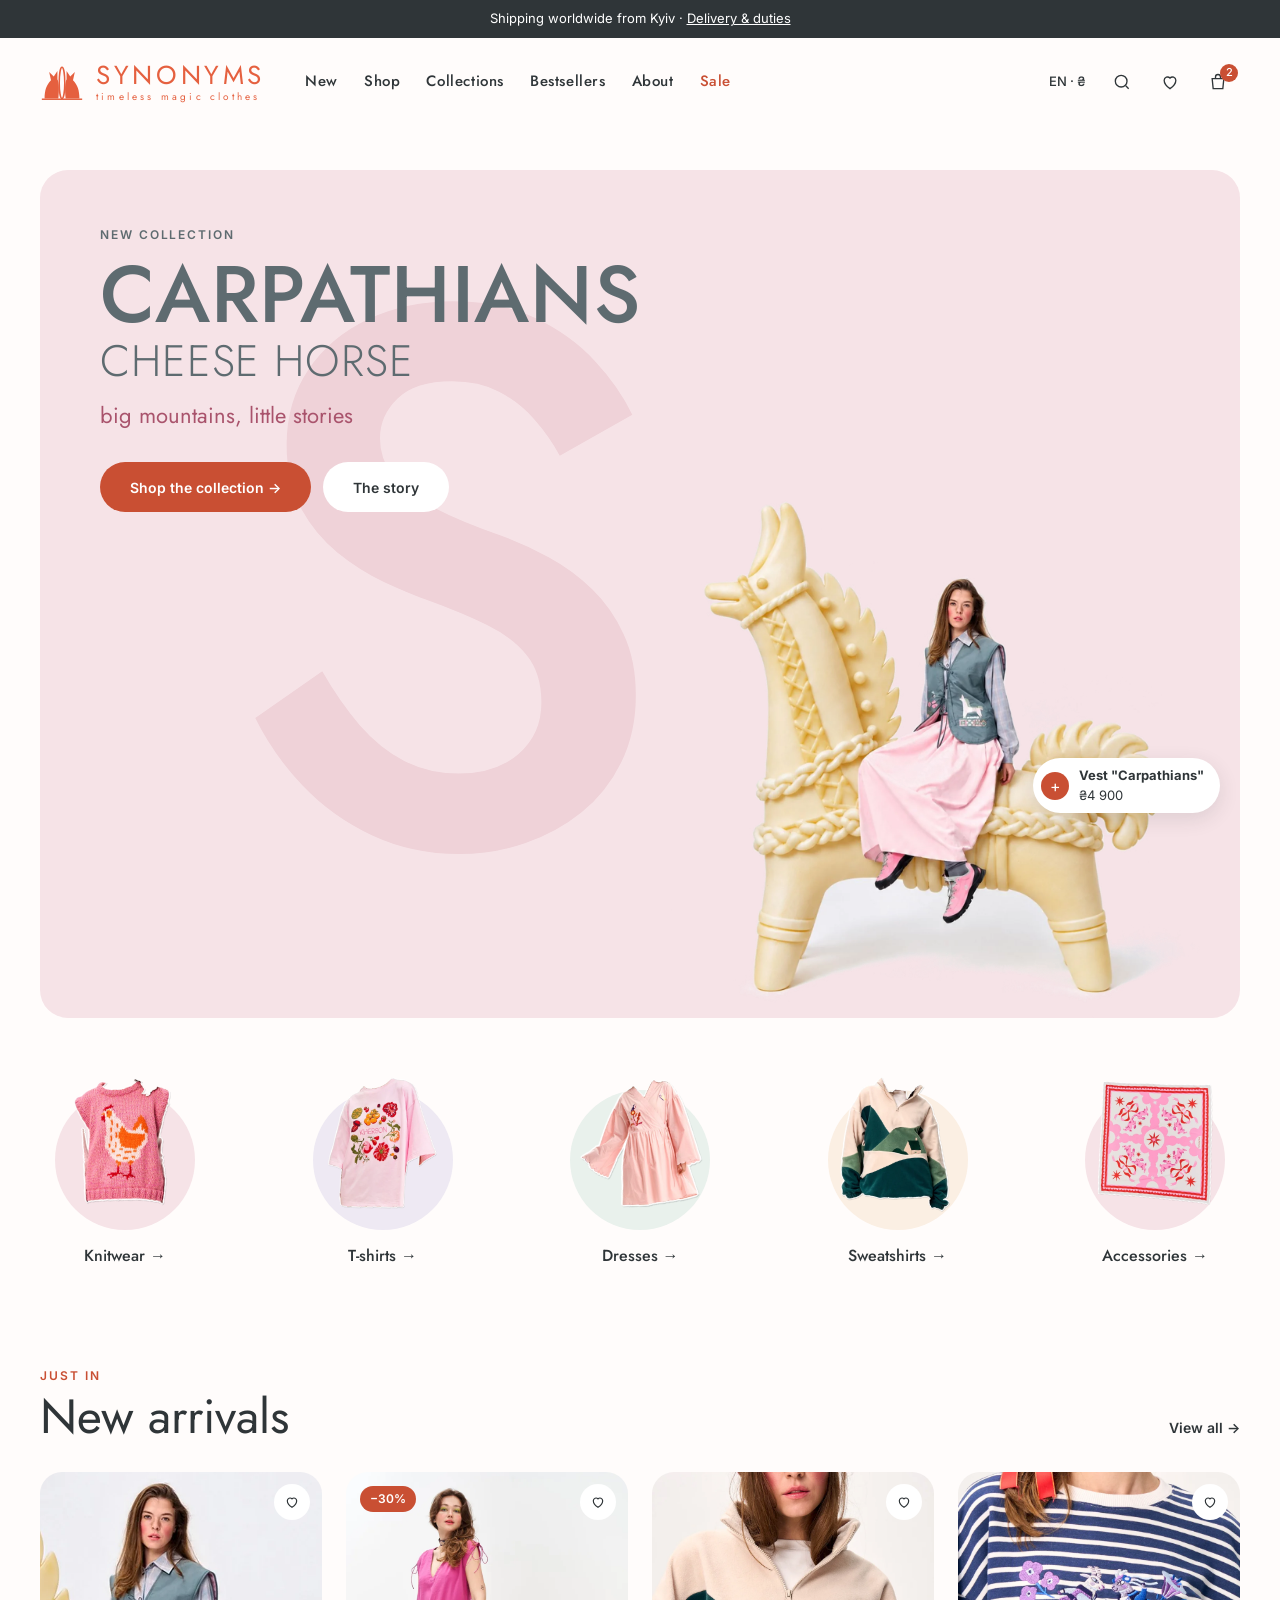
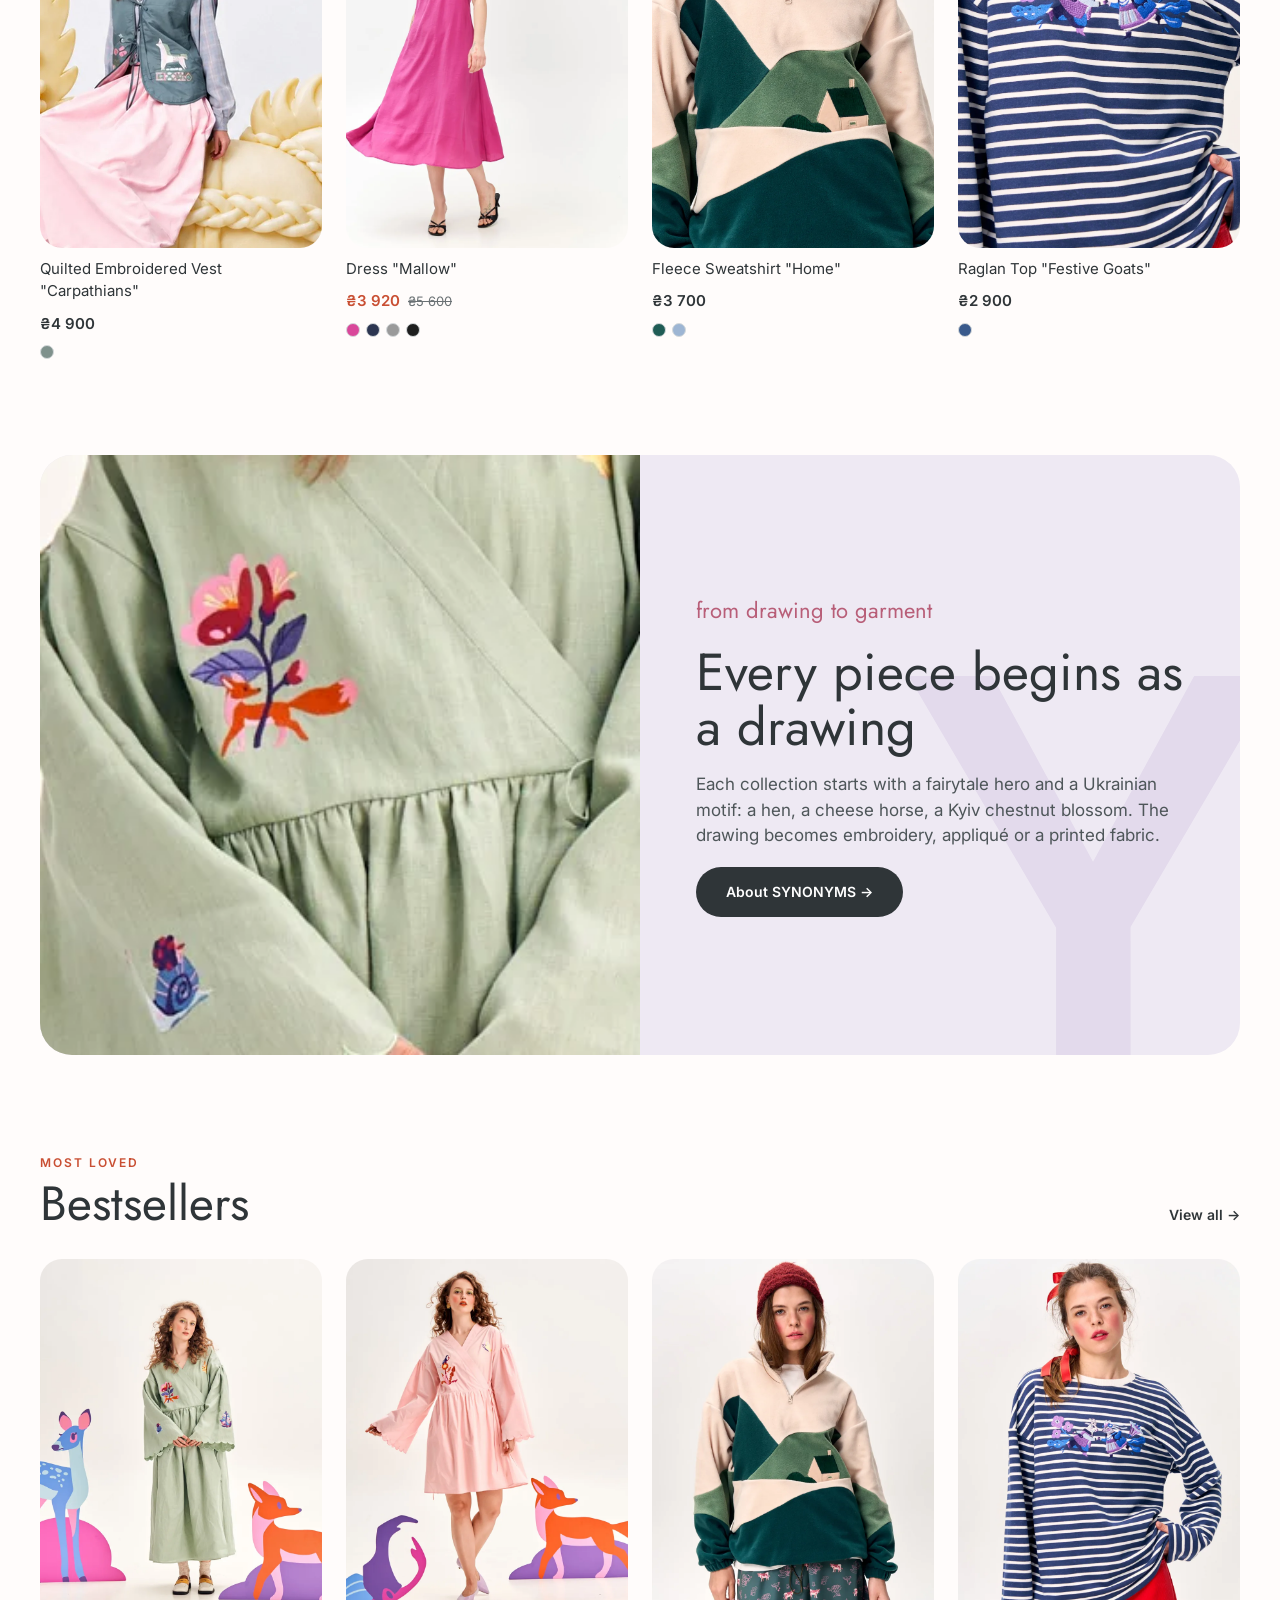
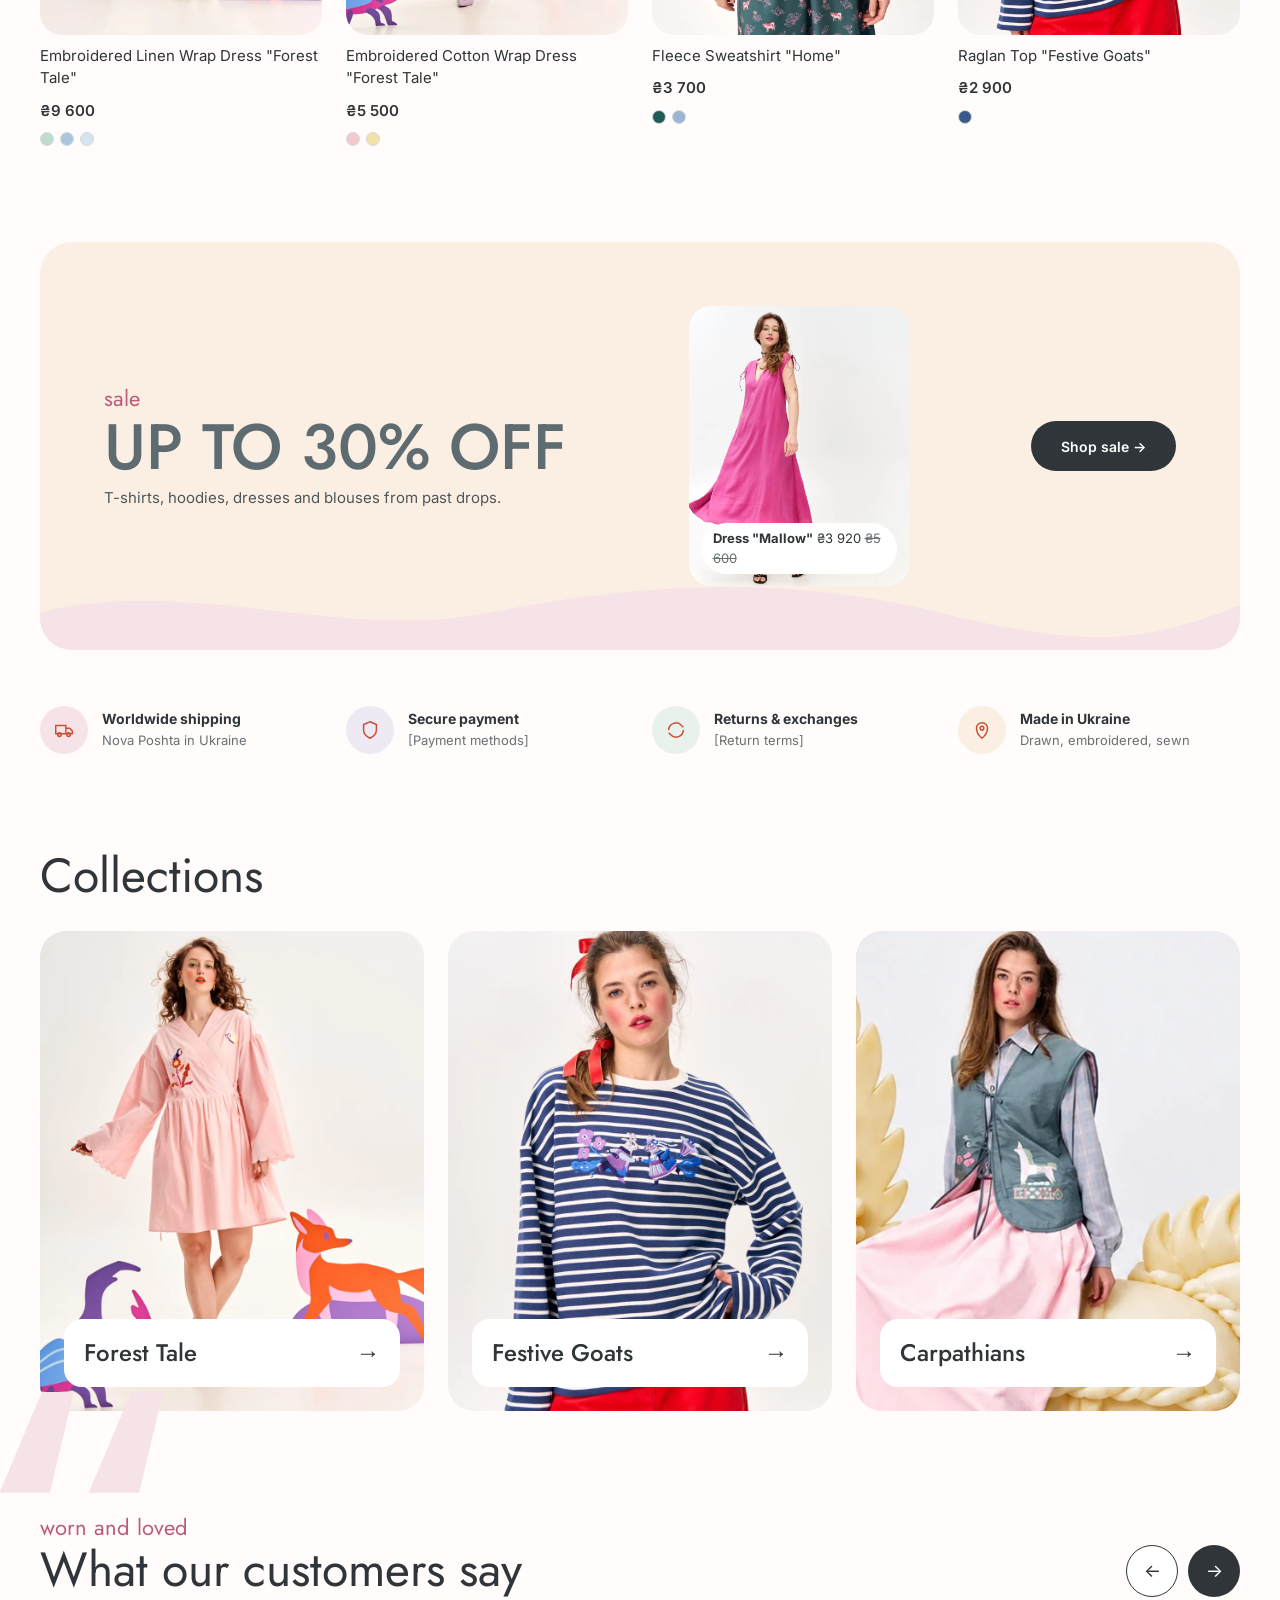
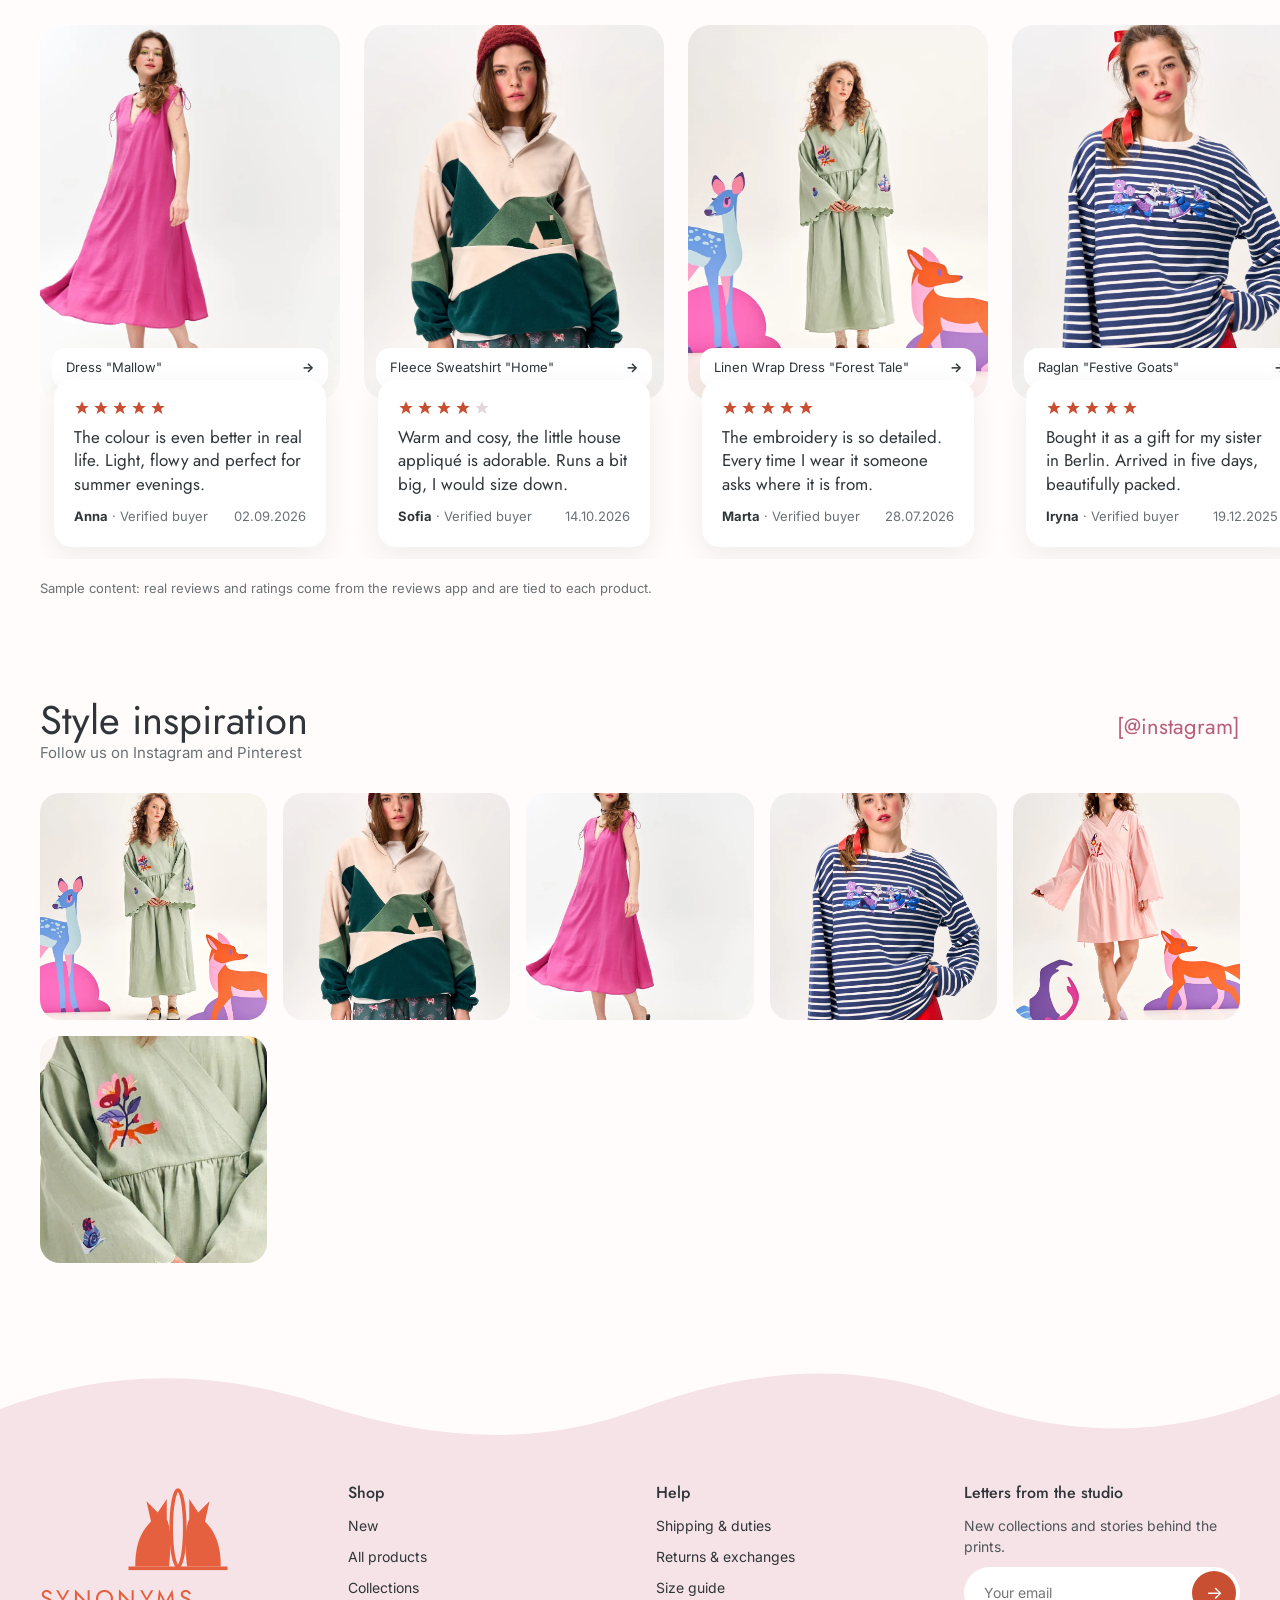
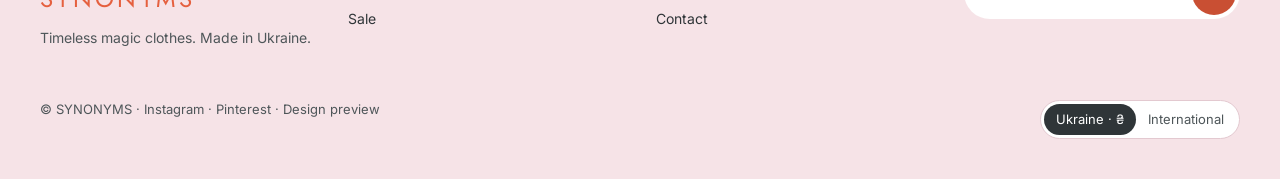
<file: index.html>
<!doctype html>
<html lang="en">
<head>
<meta charset="utf-8">
<meta name="viewport" content="width=device-width, initial-scale=1">
<title>SYNONYMS — Timeless magic clothes (design preview)</title>
<meta name="robots" content="noindex">
<link rel="preconnect" href="https://fonts.googleapis.com">
<link href="https://fonts.googleapis.com/css2?family=Jost:wght@300;400;500;600&family=Inter:wght@400;500;600&display=swap" rel="stylesheet">
<link rel="stylesheet" href="assets/style.css">
</head>
<body>

<div class="announce">Shipping worldwide from Kyiv · <a href="#" data-demo>Delivery &amp; duties</a></div>

<div class="wrap rel">
  <header class="header">
    <button class="icon-btn burger" aria-label="Menu" data-demo><svg width="22" height="22" viewBox="0 0 24 24" fill="none" stroke="#2F3538" stroke-width="1.6" aria-hidden="true"><path d="M4 7h16M4 12h16M4 17h16"/></svg></button>
    <a href="index.html" class="logo" aria-label="SYNONYMS home">
      <svg width="44" height="38" viewBox="0 0 48 40" fill="#E5603F" aria-hidden="true"><path d="M5 38c0-9 2-15 7-20l-2-9 5 5 4-6v9c2 4 2 12 1 21z"/><path d="M43 38c0-9-2-15-7-20l2-9-5 5-4-6v9c-2 4-2 12-1 21z"/><ellipse cx="24" cy="21" rx="3" ry="17" fill="none" stroke="#E5603F" stroke-width="1.6"/><rect x="2" y="38" width="44" height="1.6"/></svg>
      <span class="logo-word"><b>SYNONYMS</b><small>timeless magic clothes</small></span>
    </a>
    <nav class="nav" aria-label="Main"><a href="#new">New</a><a href="#shop">Shop</a><a href="#collections">Collections</a><a href="#best">Bestsellers</a><a href="#story">About</a><a href="#sale" class="sale">Sale</a></nav>
    <div class="tools">
      <span class="hide-m" data-market-label style="padding:0 10px">EN · ₴</span>
      <button class="icon-btn hide-m" aria-label="Search"><svg width="20" height="20" viewBox="0 0 24 24" fill="none" stroke="#2F3538" stroke-width="1.6" aria-hidden="true"><circle cx="11" cy="11" r="7"/><path d="M20 20l-3.5-3.5"/></svg></button>
      <button class="icon-btn hide-m" aria-label="Wishlist"><svg width="20" height="20" viewBox="0 0 24 24" fill="none" stroke="#2F3538" stroke-width="1.6" aria-hidden="true"><path d="M12 20s-7-4.4-7-10a4 4 0 017-2.6A4 4 0 0119 10c0 5.6-7 10-7 10z"/></svg></button>
      <button class="icon-btn cart-btn" aria-label="Open cart" data-open-cart><svg width="20" height="20" viewBox="0 0 24 24" fill="none" stroke="#2F3538" stroke-width="1.6" aria-hidden="true"><path d="M5 8h14l-1.2 12H6.2z"/><path d="M9 8V6a3 3 0 016 0v2"/></svg><span class="badge" data-cart-count>2</span></button>
    </div>
  </header>

  <section class="hero" aria-label="New collection">
    <div class="hero-wm" aria-hidden="true"><span>S</span></div>
    <div class="hero-text">
      <span class="kicker">New collection</span>
      <h1>Carpathians</h1>
      <span class="sub">Cheese Horse</span>
      <span class="tag">big mountains, little stories</span>
      <div class="ctas"><a href="#new" class="btn btn-accent">Shop the collection →</a><a href="#story" class="btn btn-white">The story</a></div>
    </div>
    <div class="hero-media">
      <img src="assets/img/hero_cutout.webp" alt="Model in the Carpathians vest sitting on a giant cheese horse figure">
      <a href="#" class="hotspot" data-demo><i>+</i><span><strong style="display:block">Vest "Carpathians"</strong>₴4 900</span></a>
    </div>
  </section>
</div>

<main>
  <section id="shop" class="wrap" aria-label="Categories">
    <div class="cats">
      <a href="#" class="cat" data-demo><span class="circle" style="background:var(--pink)"><img src="assets/img/cat_knitvest.webp" alt="" style="--r:-4deg"></span><span>Knitwear →</span></a>
      <a href="#" class="cat" data-demo><span class="circle" style="background:var(--lav)"><img src="assets/img/cat_tee.webp" alt="" style="--r:3deg"></span><span>T-shirts →</span></a>
      <a href="#" class="cat" data-demo><span class="circle" style="background:var(--mint)"><img src="assets/img/cat_dresspink.webp" alt="" style="--r:-3deg"></span><span>Dresses →</span></a>
      <a href="#" class="cat" data-demo><span class="circle" style="background:var(--peach)"><img src="assets/img/cat_fleece.webp" alt="" style="--r:4deg"></span><span>Sweatshirts →</span></a>
      <a href="#" class="cat" data-demo><span class="circle" style="background:var(--pink)"><img src="assets/img/cat_scarf.webp" alt="" style="--r:-6deg"></span><span>Accessories →</span></a>
    </div>
  </section>

  <section id="new" class="wrap sec">
    <span class="eyebrow">Just in</span>
    <div class="sec-head"><h2 class="h2">New arrivals</h2><a href="#" class="link" data-demo>View all →</a></div>
    <div class="grid">
      <a href="#" class="card" data-demo><div class="ph" style="background:var(--mint)"><img src="assets/img/vest_carpathians.webp" alt="Quilted Embroidered Vest Carpathians"><span class="heart"><svg width="16" height="16" viewBox="0 0 24 24" fill="none" stroke="#2F3538" stroke-width="1.8" aria-hidden="true"><path d="M12 20s-7-4.4-7-10a4 4 0 017-2.6A4 4 0 0119 10c0 5.6-7 10-7 10z"/></svg></span></div><span>Quilted Embroidered Vest "Carpathians"</span><span class="price"><b>₴4 900</b></span><span class="dots"><i style="background:#7F918C"></i></span></a>
      <a href="product.html" class="card"><div class="ph"><img src="assets/img/dress_mallow.webp" alt="Dress Mallow, pink"><span class="off">−30%</span><span class="heart"><svg width="16" height="16" viewBox="0 0 24 24" fill="none" stroke="#2F3538" stroke-width="1.8" aria-hidden="true"><path d="M12 20s-7-4.4-7-10a4 4 0 017-2.6A4 4 0 0119 10c0 5.6-7 10-7 10z"/></svg></span></div><span>Dress "Mallow"</span><span class="price sale"><b>₴3 920</b><s>₴5 600</s></span><span class="dots"><i style="background:#D9479A"></i><i style="background:#2C3550"></i><i style="background:#9A9A9A"></i><i style="background:#1E1E1E"></i></span></a>
      <a href="#" class="card" data-demo><div class="ph" style="background:var(--mint)"><img src="assets/img/fleece_detail.webp" alt="Fleece Sweatshirt Home"><span class="heart"><svg width="16" height="16" viewBox="0 0 24 24" fill="none" stroke="#2F3538" stroke-width="1.8" aria-hidden="true"><path d="M12 20s-7-4.4-7-10a4 4 0 017-2.6A4 4 0 0119 10c0 5.6-7 10-7 10z"/></svg></span></div><span>Fleece Sweatshirt "Home"</span><span class="price"><b>₴3 700</b></span><span class="dots"><i style="background:#1F5C55"></i><i style="background:#9DB5D3"></i></span></a>
      <a href="#" class="card" data-demo><div class="ph" style="background:var(--lav)"><img src="assets/img/raglan_detail.webp" alt="Raglan Top Festive Goats"><span class="heart"><svg width="16" height="16" viewBox="0 0 24 24" fill="none" stroke="#2F3538" stroke-width="1.8" aria-hidden="true"><path d="M12 20s-7-4.4-7-10a4 4 0 017-2.6A4 4 0 0119 10c0 5.6-7 10-7 10z"/></svg></span></div><span>Raglan Top "Festive Goats"</span><span class="price"><b>₴2 900</b></span><span class="dots"><i style="background:#3A5A8C"></i></span></a>
    </div>
  </section>

  <section id="story" class="wrap sec">
    <div class="story">
      <span class="wm" aria-hidden="true">Y</span>
      <div class="ph"><img src="assets/img/embroidery_closeup.webp" alt="Embroidered flowers and a fox on the Forest Tale linen dress"></div>
      <div class="tx">
        <span class="script">from drawing to garment</span>
        <h2>Every piece begins as a drawing</h2>
        <p>Each collection starts with a fairytale hero and a Ukrainian motif: a hen, a cheese horse, a Kyiv chestnut blossom. The drawing becomes embroidery, appliqué or a printed fabric.</p>
        <a href="#" class="btn btn-dark" style="align-self:flex-start" data-demo>About SYNONYMS →</a>
      </div>
    </div>
  </section>

  <section id="best" class="wrap sec">
    <span class="eyebrow">Most loved</span>
    <div class="sec-head"><h2 class="h2">Bestsellers</h2><a href="#" class="link" data-demo>View all →</a></div>
    <div class="grid">
      <a href="#" class="card" data-demo><div class="ph" style="background:var(--mint)"><img src="assets/img/dress_mint.webp" alt="Embroidered Linen Wrap Dress Forest Tale"></div><span>Embroidered Linen Wrap Dress "Forest Tale"</span><span class="price"><b>₴9 600</b></span><span class="dots"><i style="background:#BFDCCD"></i><i style="background:#A9C6DE"></i><i style="background:#D5E4F0"></i></span></a>
      <a href="#" class="card" data-demo><div class="ph"><img src="assets/img/dress_pink.webp" alt="Embroidered Cotton Wrap Dress Forest Tale"></div><span>Embroidered Cotton Wrap Dress "Forest Tale"</span><span class="price"><b>₴5 500</b></span><span class="dots"><i style="background:#F2C9CF"></i><i style="background:#F3E3A8"></i></span></a>
      <a href="#" class="card" data-demo><div class="ph" style="background:var(--mint)"><img src="assets/img/fleece_home.webp" alt="Fleece Sweatshirt Home"></div><span>Fleece Sweatshirt "Home"</span><span class="price"><b>₴3 700</b></span><span class="dots"><i style="background:#1F5C55"></i><i style="background:#9DB5D3"></i></span></a>
      <a href="#" class="card" data-demo><div class="ph" style="background:var(--lav)"><img src="assets/img/raglan_goats.webp" alt="Raglan Top Festive Goats"></div><span>Raglan Top "Festive Goats"</span><span class="price"><b>₴2 900</b></span><span class="dots"><i style="background:#3A5A8C"></i></span></a>
    </div>
  </section>

  <section id="sale" class="wrap sec">
    <div class="sale-box">
      <svg class="wave" viewBox="0 0 1280 120" preserveAspectRatio="none" aria-hidden="true"><path d="M0 70 C 160 20, 320 110, 480 70 S 800 20, 960 70 S 1180 110, 1280 60 L1280 120 L0 120 Z" fill="#F6E3E7"/></svg>
      <div class="rel"><span class="script">sale</span><h2>Up to 30% off</h2><p>T-shirts, hoodies, dresses and blouses from past drops.</p></div>
      <a href="product.html" class="sale-photo"><img src="assets/img/dress_mallow.webp" alt="Dress Mallow, pink"><span><strong>Dress "Mallow"</strong> ₴3 920 <s style="color:var(--muted)">₴5 600</s></span></a>
      <a href="#" class="btn btn-dark rel" data-demo>Shop sale →</a>
    </div>
  </section>

  <section class="wrap" aria-label="Why SYNONYMS">
    <div class="why">
      <div><span class="ic" style="background:var(--pink)"><svg width="22" height="22" viewBox="0 0 24 24" fill="none" stroke="#C94F33" stroke-width="1.6" aria-hidden="true"><path d="M3 7h11v9H3zM14 10h4l3 3v3h-7"/><circle cx="7" cy="17" r="2"/><circle cx="17" cy="17" r="2"/></svg></span><span><strong>Worldwide shipping</strong><small>Nova Poshta in Ukraine</small></span></div>
      <div><span class="ic" style="background:var(--lav)"><svg width="22" height="22" viewBox="0 0 24 24" fill="none" stroke="#C94F33" stroke-width="1.6" aria-hidden="true"><path d="M12 3l7 3v6c0 4-3 7-7 9-4-2-7-5-7-9V6z"/></svg></span><span><strong>Secure payment</strong><small>[Payment methods]</small></span></div>
      <div><span class="ic" style="background:var(--mint)"><svg width="22" height="22" viewBox="0 0 24 24" fill="none" stroke="#C94F33" stroke-width="1.6" aria-hidden="true"><path d="M4 12a8 8 0 0114-5l2 2M20 12a8 8 0 01-14 5l-2-2"/></svg></span><span><strong>Returns &amp; exchanges</strong><small>[Return terms]</small></span></div>
      <div><span class="ic" style="background:var(--peach)"><svg width="22" height="22" viewBox="0 0 24 24" fill="none" stroke="#C94F33" stroke-width="1.6" aria-hidden="true"><path d="M12 21s-6-5-6-11a6 6 0 0112 0c0 6-6 11-6 11z"/><circle cx="12" cy="10" r="2"/></svg></span><span><strong>Made in Ukraine</strong><small>Drawn, embroidered, sewn</small></span></div>
    </div>
  </section>

  <section id="collections" class="wrap sec">
    <h2 class="h2" style="margin-bottom:28px">Collections</h2>
    <div class="cols">
      <a href="#" class="col" data-demo><img src="assets/img/dress_pink.webp" alt="Forest Tale collection"><span>Forest Tale<b>→</b></span></a>
      <a href="#" class="col" data-demo><img src="assets/img/raglan_goats.webp" alt="Festive Goats collection"><span>Festive Goats<b>→</b></span></a>
      <a href="#" class="col" data-demo><img src="assets/img/vest_carpathians.webp" alt="Carpathians collection"><span>Carpathians<b>→</b></span></a>
    </div>
  </section>

  <section id="reviews" class="wrap sec reviews" aria-label="Reviews">
    <span class="quote" aria-hidden="true">“</span>
    <div class="sec-head rel" style="align-items:flex-end">
      <div><span class="script">worn and loved</span><h2 class="h2">What our customers say</h2></div>
      <div class="arrows"><button aria-label="Previous reviews" data-scroll="track" data-dir="-1">←</button><button aria-label="Next reviews" data-scroll="track" data-dir="1">→</button></div>
    </div>
    <div class="track" id="track">
      <article class="rev"><a href="product.html" class="ph"><img src="assets/img/dress_mallow.webp" alt=""><span>Dress "Mallow"<b>→</b></span></a><div class="body"><span class="stars" role="img" aria-label="5 out of 5 stars" data-stars="5"></span><p>The colour is even better in real life. Light, flowy and perfect for summer evenings.</p><span class="meta"><span><b>Anna</b> · Verified buyer</span><span>02.09.2026</span></span></div></article>
      <article class="rev"><a href="#" class="ph" data-demo><img src="assets/img/fleece_home.webp" alt=""><span>Fleece Sweatshirt "Home"<b>→</b></span></a><div class="body"><span class="stars" role="img" aria-label="4 out of 5 stars" data-stars="4"></span><p>Warm and cosy, the little house appliqué is adorable. Runs a bit big, I would size down.</p><span class="meta"><span><b>Sofia</b> · Verified buyer</span><span>14.10.2026</span></span></div></article>
      <article class="rev"><a href="#" class="ph" data-demo><img src="assets/img/dress_mint.webp" alt=""><span>Linen Wrap Dress "Forest Tale"<b>→</b></span></a><div class="body"><span class="stars" role="img" aria-label="5 out of 5 stars" data-stars="5"></span><p>The embroidery is so detailed. Every time I wear it someone asks where it is from.</p><span class="meta"><span><b>Marta</b> · Verified buyer</span><span>28.07.2026</span></span></div></article>
      <article class="rev"><a href="#" class="ph" data-demo><img src="assets/img/raglan_goats.webp" alt=""><span>Raglan "Festive Goats"<b>→</b></span></a><div class="body"><span class="stars" role="img" aria-label="5 out of 5 stars" data-stars="5"></span><p>Bought it as a gift for my sister in Berlin. Arrived in five days, beautifully packed.</p><span class="meta"><span><b>Iryna</b> · Verified buyer</span><span>19.12.2025</span></span></div></article>
      <article class="rev"><a href="#" class="ph" data-demo><img src="assets/img/dress_pink.webp" alt=""><span>Cotton Wrap Dress "Forest Tale"<b>→</b></span></a><div class="body"><span class="stars" role="img" aria-label="4 out of 5 stars" data-stars="4"></span><p>Lovely sleeves and soft cotton. I wish it came in a longer length.</p><span class="meta"><span><b>Kateryna</b> · Verified buyer</span><span>05.08.2026</span></span></div></article>
    </div>
    <p class="note rel">Sample content: real reviews and ratings come from the reviews app and are tied to each product.</p>
  </section>

  <section class="wrap sec" aria-label="Instagram">
    <div class="sec-head"><div><h2 class="h2" style="font-size:40px">Style inspiration</h2><span style="color:var(--muted)">Follow us on Instagram and Pinterest</span></div><span class="script">[@instagram]</span></div>
    <div class="insta">
      <img src="assets/img/dress_mint.webp" alt=""><img src="assets/img/fleece_home.webp" alt=""><img src="assets/img/dress_mallow.webp" alt=""><img src="assets/img/raglan_goats.webp" alt=""><img src="assets/img/dress_pink.webp" alt=""><img src="assets/img/embroidery_closeup.webp" alt="">
    </div>
  </section>
</main>

<!--FOOTER-->
<footer class="footer">
  <svg viewBox="0 0 1440 90" preserveAspectRatio="none" aria-hidden="true"><path d="M0 50 C 120 10, 240 10, 360 45 S 600 90, 720 50 S 960 0, 1080 40 S 1320 80, 1440 35 L1440 90 L0 90 Z" fill="#F6E3E7"/></svg>
  <div class="footer-in">
    <div class="wrap fcols">
      <div style="display:flex;flex-direction:column;gap:10px;color:var(--logo)">
        <svg width="56" height="48" viewBox="0 0 48 40" fill="#E5603F" aria-hidden="true"><path d="M5 38c0-9 2-15 7-20l-2-9 5 5 4-6v9c2 4 2 12 1 21z"/><path d="M43 38c0-9-2-15-7-20l2-9-5 5-4-6v9c-2 4-2 12-1 21z"/><ellipse cx="24" cy="21" rx="3" ry="17" fill="none" stroke="#E5603F" stroke-width="1.6"/><rect x="2" y="38" width="44" height="1.6"/></svg>
        <span class="jost" style="font-size:24px;letter-spacing:.14em">SYNONYMS</span>
        <span style="color:var(--soft)">Timeless magic clothes. Made in Ukraine.</span>
      </div>
      <nav aria-label="Shop"><strong>Shop</strong><a href="#new">New</a><a href="#shop">All products</a><a href="#collections">Collections</a><a href="#sale">Sale</a></nav>
      <nav aria-label="Help"><strong>Help</strong><a href="#" data-demo>Shipping &amp; duties</a><a href="#" data-demo>Returns &amp; exchanges</a><a href="#" data-demo>Size guide</a><a href="#" data-demo>Contact</a></nav>
      <form onsubmit="event.preventDefault();SYN.toast('Demo: subscription form')" style="display:flex;flex-direction:column;gap:10px">
        <label for="email"><strong>Letters from the studio</strong></label>
        <span style="color:var(--soft)">New collections and stories behind the prints.</span>
        <span class="sub-form"><input id="email" type="email" placeholder="Your email"><button aria-label="Subscribe">→</button></span>
      </form>
    </div>
    <div class="wrap fbottom">
      <span>© SYNONYMS · Instagram · Pinterest · Design preview</span>
      <span class="market-switch" role="group" aria-label="Preview market"><button data-market="ukraine">Ukraine · ₴</button><button data-market="international">International</button></span>
    </div>
  </div>
</footer>

<div class="overlay" data-close-cart></div>
<aside class="drawer" id="drawer" aria-label="Cart">
  <header><h2>Your cart <small data-count>(0)</small></h2><button class="close" aria-label="Close cart" data-close-cart><svg width="18" height="18" viewBox="0 0 24 24" fill="none" stroke="#2F3538" stroke-width="1.8" aria-hidden="true"><path d="M6 6l12 12M18 6L6 18"/></svg></button></header>
  <div class="ship"></div>
  <div class="lines"></div>
  <footer>
    <div class="total"><span>Subtotal</span><strong data-subtotal>₴0</strong></div>
    <span class="save" data-save></span>
    <span class="small" data-tax></span>
    <a href="#" class="btn btn-accent" style="min-height:56px" data-checkout><span data-cta>Checkout →</span></a>
    <div class="express"><span>[PayPal]</span><span>[Apple Pay]</span></div>
    <span class="small" style="text-align:center;font-size:12px" data-pay></span>
  </footer>
</aside>
<div class="toast" id="toast" role="status"></div>
<!--/FOOTER-->

<script>
document.querySelectorAll('[data-stars]').forEach(function(el){var n=+el.getAttribute('data-stars'),h='';for(var i=1;i<=5;i++)h+='<svg width="16" height="16" viewBox="0 0 24 24" fill="'+(i<=n?'#C94F33':'#E3D5D9')+'" aria-hidden="true"><path d="M12 2l3 7h7l-5.5 4.5 2 7.5L12 16.5 5.5 21l2-7.5L2 9h7z"/></svg>';el.innerHTML=h;});
</script>
<script src="assets/app.js"></script>
</body>
</html>
</file>
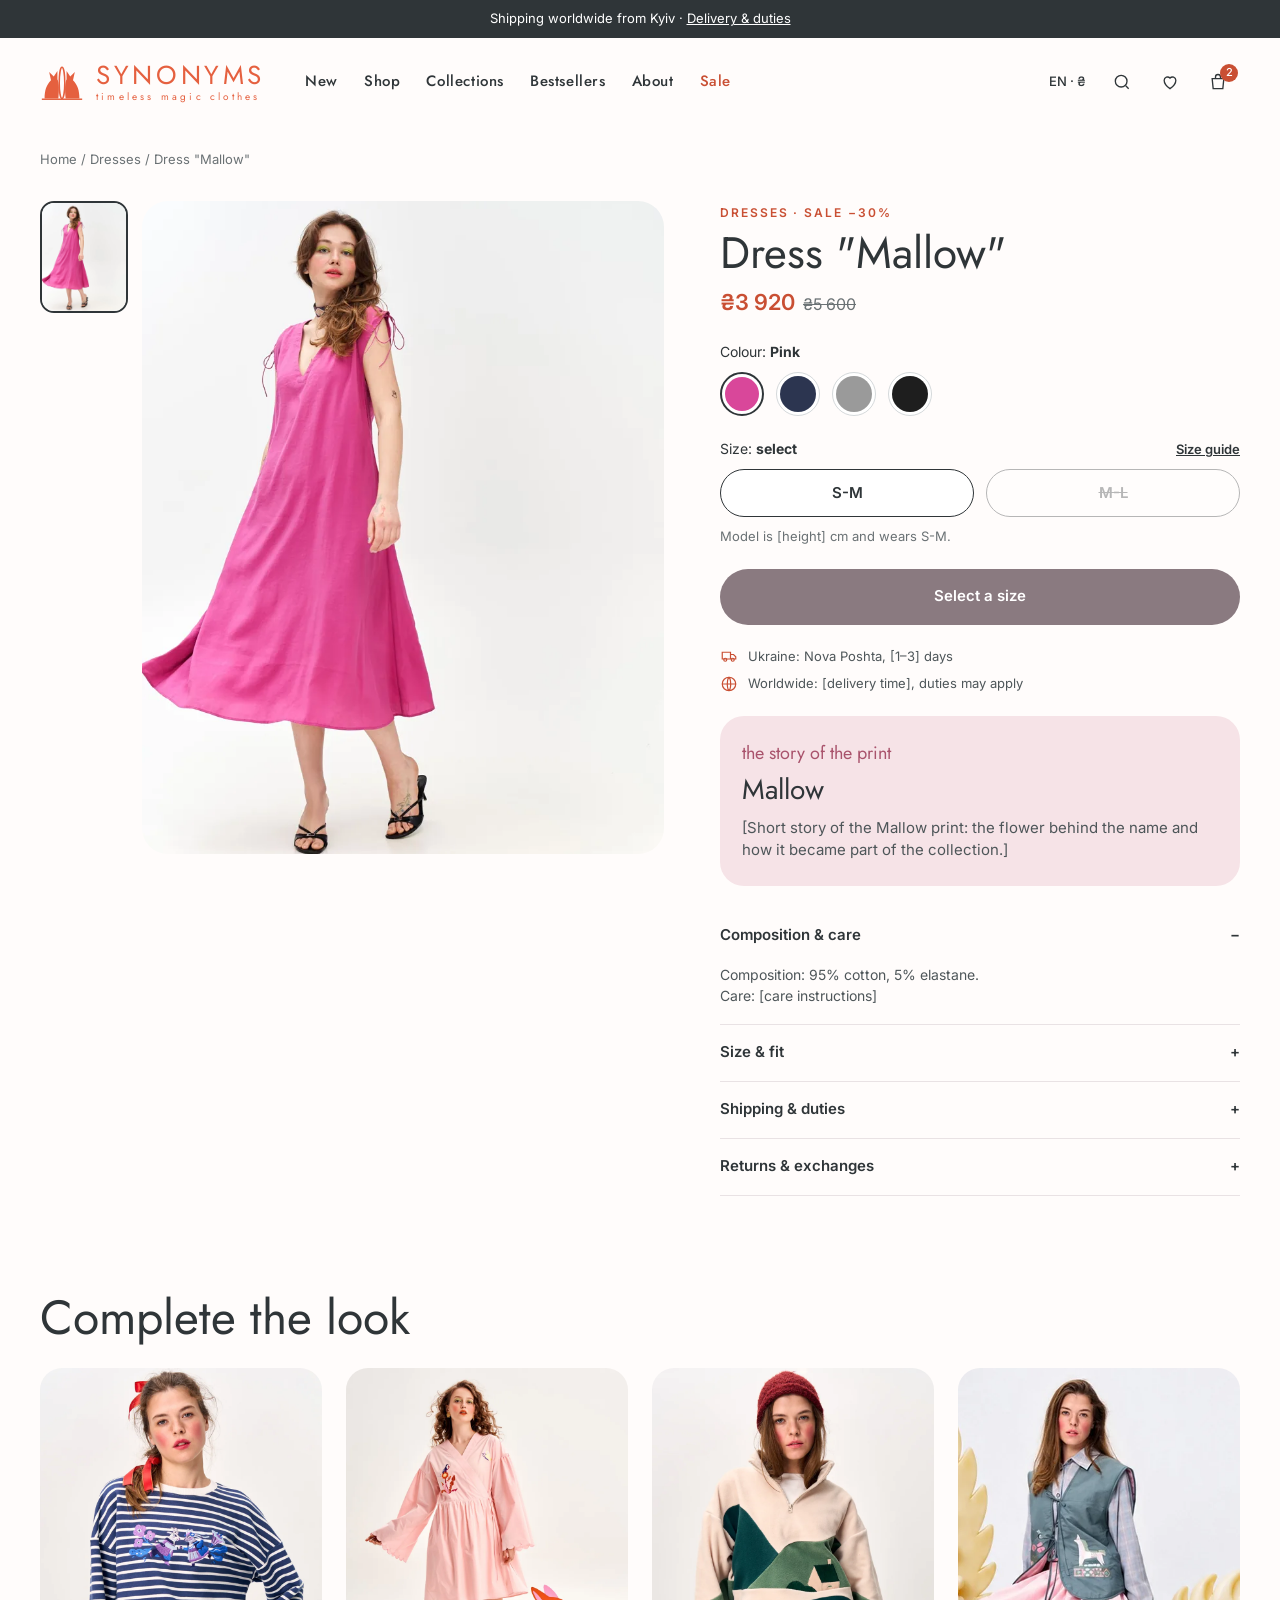
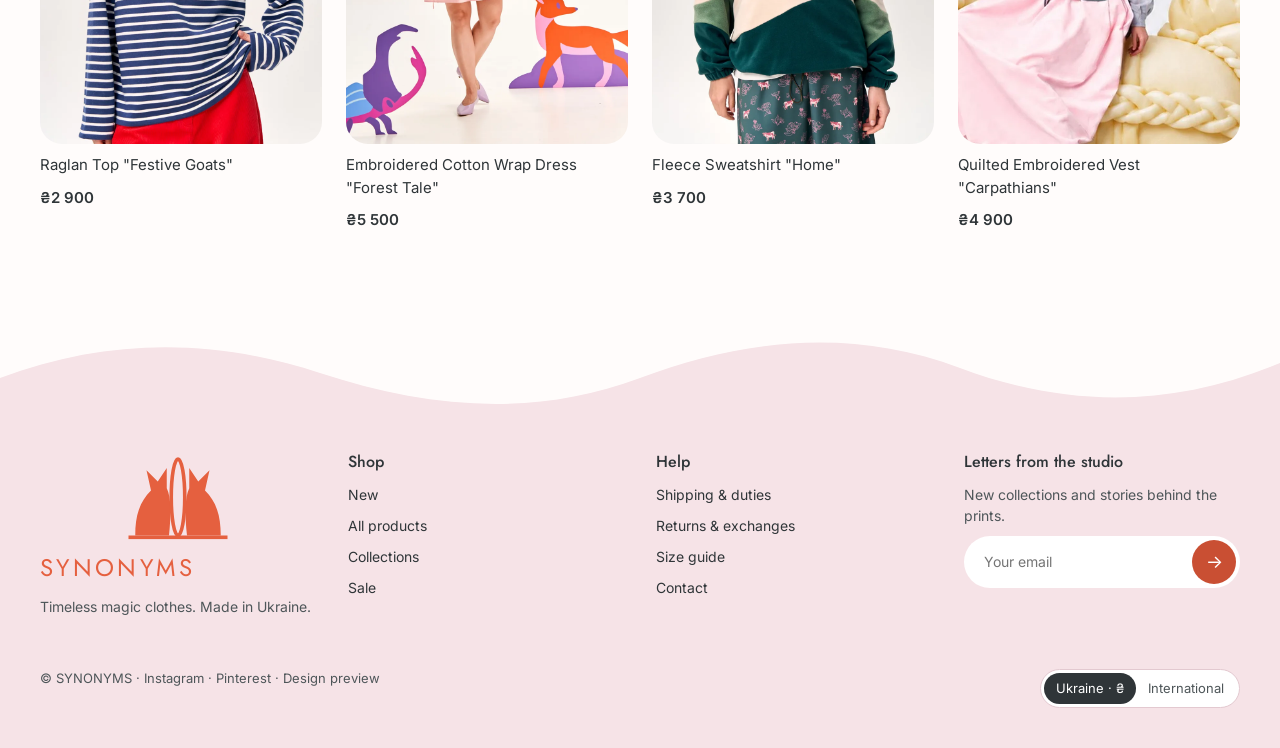
<file: product.html>
<!doctype html>
<html lang="en">
<head>
<meta charset="utf-8">
<meta name="viewport" content="width=device-width, initial-scale=1">
<title>Dress "Mallow" — SYNONYMS (design preview)</title>
<meta name="robots" content="noindex">
<link rel="preconnect" href="https://fonts.googleapis.com">
<link href="https://fonts.googleapis.com/css2?family=Jost:wght@300;400;500;600&family=Inter:wght@400;500;600&display=swap" rel="stylesheet">
<link rel="stylesheet" href="assets/style.css">
</head>
<body>

<div class="announce">Shipping worldwide from Kyiv · <a href="#" data-demo>Delivery &amp; duties</a></div>

<div class="wrap rel">
  <header class="header">
    <button class="icon-btn burger" aria-label="Menu" data-demo><svg width="22" height="22" viewBox="0 0 24 24" fill="none" stroke="#2F3538" stroke-width="1.6" aria-hidden="true"><path d="M4 7h16M4 12h16M4 17h16"/></svg></button>
    <a href="index.html" class="logo" aria-label="SYNONYMS home">
      <svg width="44" height="38" viewBox="0 0 48 40" fill="#E5603F" aria-hidden="true"><path d="M5 38c0-9 2-15 7-20l-2-9 5 5 4-6v9c2 4 2 12 1 21z"/><path d="M43 38c0-9-2-15-7-20l2-9-5 5-4-6v9c-2 4-2 12-1 21z"/><ellipse cx="24" cy="21" rx="3" ry="17" fill="none" stroke="#E5603F" stroke-width="1.6"/><rect x="2" y="38" width="44" height="1.6"/></svg>
      <span class="logo-word"><b>SYNONYMS</b><small>timeless magic clothes</small></span>
    </a>
    <nav class="nav" aria-label="Main"><a href="index.html#new">New</a><a href="index.html#shop">Shop</a><a href="index.html#collections">Collections</a><a href="index.html#best">Bestsellers</a><a href="index.html#story">About</a><a href="index.html#sale" class="sale">Sale</a></nav>
    <div class="tools">
      <span class="hide-m" data-market-label style="padding:0 10px">EN · ₴</span>
      <button class="icon-btn hide-m" aria-label="Search"><svg width="20" height="20" viewBox="0 0 24 24" fill="none" stroke="#2F3538" stroke-width="1.6" aria-hidden="true"><circle cx="11" cy="11" r="7"/><path d="M20 20l-3.5-3.5"/></svg></button>
      <button class="icon-btn hide-m" aria-label="Wishlist"><svg width="20" height="20" viewBox="0 0 24 24" fill="none" stroke="#2F3538" stroke-width="1.6" aria-hidden="true"><path d="M12 20s-7-4.4-7-10a4 4 0 017-2.6A4 4 0 0119 10c0 5.6-7 10-7 10z"/></svg></button>
      <button class="icon-btn cart-btn" aria-label="Open cart" data-open-cart><svg width="20" height="20" viewBox="0 0 24 24" fill="none" stroke="#2F3538" stroke-width="1.6" aria-hidden="true"><path d="M5 8h14l-1.2 12H6.2z"/><path d="M9 8V6a3 3 0 016 0v2"/></svg><span class="badge" data-cart-count>2</span></button>
    </div>
  </header>

  </div>

<main class="wrap">
  <nav class="crumbs" aria-label="Breadcrumbs"><a href="index.html">Home</a> / <a href="#" data-demo>Dresses</a> / Dress "Mallow"</nav>
  <div class="pdp">
    <div class="gallery">
      <div class="thumbs" id="thumbs"></div>
      <div class="main-ph" id="mainPh"></div>
    </div>
    <div class="buy">
      <div>
        <span class="eyebrow">Dresses · Sale −30%</span>
        <h1 style="margin:6px 0 10px">Dress "Mallow"</h1>
        <span class="price sale" style="font-size:22px"><b id="price">₴3 920</b><s style="font-size:16px">₴5 600</s></span>
      </div>
      <div>
        <span style="display:block;font-size:14px;margin-bottom:10px">Colour: <strong id="colorName">Pink</strong></span>
        <div class="swatches" id="swatches"></div>
      </div>
      <div>
        <div style="display:flex;justify-content:space-between;align-items:baseline;margin-bottom:10px">
          <span style="font-size:14px">Size: <strong id="sizeName">select</strong></span>
          <a href="#" data-demo style="font-size:13px;font-weight:600;text-decoration:underline">Size guide</a>
        </div>
        <div class="sizes" id="sizes"></div>
        <p style="margin:10px 0 0;font-size:13px;color:var(--muted)">Model is [height] cm and wears S-M.</p>
      </div>
      <button class="add" id="add" disabled>Select a size</button>
      <div class="facts">
        <span><svg width="18" height="18" viewBox="0 0 24 24" fill="none" stroke="#C94F33" stroke-width="1.6" aria-hidden="true"><path d="M3 7h11v9H3zM14 10h4l3 3v3h-7"/><circle cx="7" cy="17" r="2"/><circle cx="17" cy="17" r="2"/></svg>Ukraine: Nova Poshta, [1–3] days</span>
        <span><svg width="18" height="18" viewBox="0 0 24 24" fill="none" stroke="#C94F33" stroke-width="1.6" aria-hidden="true"><path d="M12 3a9 9 0 100 18 9 9 0 000-18zM3 12h18M12 3c3 3 3 15 0 18M12 3c-3 3-3 15 0 18"/></svg>Worldwide: [delivery time], duties may apply</span>
      </div>
      <div class="print-story">
        <span class="script" style="font-size:18px;color:var(--pinktext)">the story of the print</span>
        <h2 style="font-size:28px;margin-top:2px">Mallow</h2>
        <p>[Short story of the Mallow print: the flower behind the name and how it became part of the collection.]</p>
      </div>
      <div>
        <div class="acc open"><button aria-expanded="true">Composition &amp; care<span>−</span></button><div>Composition: 95% cotton, 5% elastane.
Care: [care instructions]</div></div>
        <div class="acc"><button aria-expanded="false">Size &amp; fit<span>+</span></button><div>Measurements, S-M: [chest] / [length] cm
Measurements, M-L: [chest] / [length] cm
Fit: [relaxed / regular]</div></div>
        <div class="acc"><button aria-expanded="false">Shipping &amp; duties<span>+</span></button><div>Ukraine: Nova Poshta branch, parcel locker or courier.
Worldwide: [countries, times, costs]. Import duties may apply.</div></div>
        <div class="acc"><button aria-expanded="false">Returns &amp; exchanges<span>+</span></button><div>[Return and exchange terms]</div></div>
      </div>
    </div>
  </div>

  <section class="sec">
    <h2 class="h2" style="margin-bottom:24px">Complete the look</h2>
    <div class="grid">
      <a href="#" class="card" data-demo><div class="ph" style="background:var(--lav)"><img src="assets/img/raglan_goats.webp" alt="Raglan Top Festive Goats"></div><span>Raglan Top "Festive Goats"</span><span class="price"><b>₴2 900</b></span></a>
      <a href="#" class="card" data-demo><div class="ph"><img src="assets/img/dress_pink.webp" alt="Embroidered Cotton Wrap Dress Forest Tale"></div><span>Embroidered Cotton Wrap Dress "Forest Tale"</span><span class="price"><b>₴5 500</b></span></a>
      <a href="#" class="card" data-demo><div class="ph" style="background:var(--mint)"><img src="assets/img/fleece_home.webp" alt="Fleece Sweatshirt Home"></div><span>Fleece Sweatshirt "Home"</span><span class="price"><b>₴3 700</b></span></a>
      <a href="#" class="card" data-demo><div class="ph" style="background:var(--mint)"><img src="assets/img/vest_carpathians.webp" alt="Quilted Embroidered Vest Carpathians"></div><span>Quilted Embroidered Vest "Carpathians"</span><span class="price"><b>₴4 900</b></span></a>
    </div>
  </section>
</main>

<script>
(function(){
  var colors=[
    {id:'pink',name:'Pink',hex:'#D9479A',price:'₴3 920',sizes:['S-M'],photos:['assets/img/dress_mallow.webp']},
    {id:'navy',name:'Navy',hex:'#2C3550',price:'₴3 920',sizes:['S-M'],photos:[]},
    {id:'grey',name:'Grey',hex:'#9A9A9A',price:'₴3 500',sizes:['M-L'],photos:[]},
    {id:'black',name:'Black',hex:'#1E1E1E',price:'₴3 500',sizes:['S-M'],photos:[]}
  ];
  var all=['S-M','M-L'], cur=colors[0], size=null, photo=0;
  function $(id){return document.getElementById(id)}
  function draw(){
    $('colorName').textContent=cur.name; $('price').textContent=cur.price;
    $('swatches').innerHTML=colors.map(function(c){return '<button class="swatch'+(c===cur?' on':'')+'" aria-label="'+c.name+'" aria-pressed="'+(c===cur)+'" data-c="'+c.id+'"><i style="background:'+c.hex+'"></i></button>'}).join('');
    $('sizes').innerHTML=all.map(function(s){var ok=cur.sizes.indexOf(s)>-1;return '<button class="size'+(s===size?' on':'')+'" data-s="'+s+'"'+(ok?'':' disabled')+'>'+s+'</button>'}).join('');
    $('sizeName').textContent=size||'select';
    var add=$('add'); add.disabled=!size; add.textContent=size?'Add to cart · '+cur.price:'Select a size';
    if(cur.photos.length){
      $('mainPh').innerHTML='<img src="'+cur.photos[photo]+'" alt="Dress Mallow, '+cur.name+'">';
      $('thumbs').innerHTML=cur.photos.map(function(p,i){return '<button class="'+(i===photo?'on':'')+'" data-p="'+i+'" aria-label="Photo '+(i+1)+'"><img src="'+p+'" alt=""></button>'}).join('');
    } else {
      $('mainPh').style.background='#F4F1F2';
      $('mainPh').innerHTML='<span class="soon"><i style="background:'+cur.hex+'"></i>Photo of the '+cur.name.toLowerCase()+' dress coming soon</span>';
      $('thumbs').innerHTML='';
    }
    if(cur.photos.length) $('mainPh').style.background='';
  }
  document.addEventListener('click',function(e){
    var b=e.target.closest('button'); if(!b) return;
    if(b.dataset.c){cur=colors.find(function(c){return c.id===b.dataset.c});photo=0;if(size&&cur.sizes.indexOf(size)<0)size=null;draw();}
    else if(b.dataset.s){size=b.dataset.s;draw();}
    else if(b.dataset.p){photo=+b.dataset.p;draw();}
    else if(b.id==='add'&&size){SYN.add(cur.price==='₴3 500'?'mallow35':'mallow',cur.name+' · '+size);}
    else if(b.parentElement.classList.contains('acc')){var a=b.parentElement,o=!a.classList.contains('open');a.classList.toggle('open',o);b.setAttribute('aria-expanded',o);b.querySelector('span').textContent=o?'−':'+';}
  });
  draw();
})();
</script>


<footer class="footer">
  <svg viewBox="0 0 1440 90" preserveAspectRatio="none" aria-hidden="true"><path d="M0 50 C 120 10, 240 10, 360 45 S 600 90, 720 50 S 960 0, 1080 40 S 1320 80, 1440 35 L1440 90 L0 90 Z" fill="#F6E3E7"/></svg>
  <div class="footer-in">
    <div class="wrap fcols">
      <div style="display:flex;flex-direction:column;gap:10px;color:var(--logo)">
        <svg width="56" height="48" viewBox="0 0 48 40" fill="#E5603F" aria-hidden="true"><path d="M5 38c0-9 2-15 7-20l-2-9 5 5 4-6v9c2 4 2 12 1 21z"/><path d="M43 38c0-9-2-15-7-20l2-9-5 5-4-6v9c-2 4-2 12-1 21z"/><ellipse cx="24" cy="21" rx="3" ry="17" fill="none" stroke="#E5603F" stroke-width="1.6"/><rect x="2" y="38" width="44" height="1.6"/></svg>
        <span class="jost" style="font-size:24px;letter-spacing:.14em">SYNONYMS</span>
        <span style="color:var(--soft)">Timeless magic clothes. Made in Ukraine.</span>
      </div>
      <nav aria-label="Shop"><strong>Shop</strong><a href="index.html#new">New</a><a href="index.html#shop">All products</a><a href="index.html#collections">Collections</a><a href="index.html#sale">Sale</a></nav>
      <nav aria-label="Help"><strong>Help</strong><a href="#" data-demo>Shipping &amp; duties</a><a href="#" data-demo>Returns &amp; exchanges</a><a href="#" data-demo>Size guide</a><a href="#" data-demo>Contact</a></nav>
      <form onsubmit="event.preventDefault();SYN.toast('Demo: subscription form')" style="display:flex;flex-direction:column;gap:10px">
        <label for="email"><strong>Letters from the studio</strong></label>
        <span style="color:var(--soft)">New collections and stories behind the prints.</span>
        <span class="sub-form"><input id="email" type="email" placeholder="Your email"><button aria-label="Subscribe">→</button></span>
      </form>
    </div>
    <div class="wrap fbottom">
      <span>© SYNONYMS · Instagram · Pinterest · Design preview</span>
      <span class="market-switch" role="group" aria-label="Preview market"><button data-market="ukraine">Ukraine · ₴</button><button data-market="international">International</button></span>
    </div>
  </div>
</footer>

<div class="overlay" data-close-cart></div>
<aside class="drawer" id="drawer" aria-label="Cart">
  <header><h2>Your cart <small data-count>(0)</small></h2><button class="close" aria-label="Close cart" data-close-cart><svg width="18" height="18" viewBox="0 0 24 24" fill="none" stroke="#2F3538" stroke-width="1.8" aria-hidden="true"><path d="M6 6l12 12M18 6L6 18"/></svg></button></header>
  <div class="ship"></div>
  <div class="lines"></div>
  <footer>
    <div class="total"><span>Subtotal</span><strong data-subtotal>₴0</strong></div>
    <span class="save" data-save></span>
    <span class="small" data-tax></span>
    <a href="#" class="btn btn-accent" style="min-height:56px" data-checkout><span data-cta>Checkout →</span></a>
    <div class="express"><span>[PayPal]</span><span>[Apple Pay]</span></div>
    <span class="small" style="text-align:center;font-size:12px" data-pay></span>
  </footer>
</aside>
<div class="toast" id="toast" role="status"></div>

<script src="assets/app.js"></script>
</body>
</html>
</file>
<file: assets/style.css>
:root{
  --bg:#FFFCFB; --ink:#2F3538; --muted:#6A7174; --soft:#4E5659; --slate:#5E6B70;
  --accent:#C94F33; --logo:#E5603F; --pinktext:#A9536C;
  --pink:#F6E3E7; --lav:#EEE9F3; --mint:#E9F1EC; --peach:#FBEFE3; --line:#EEE3E6;
  --wm:#EFD2D8;
}
*{box-sizing:border-box}
html{scroll-behavior:smooth}
body{margin:0;background:var(--bg);color:var(--ink);font-family:Inter,system-ui,sans-serif;font-size:15px;line-height:1.5;overflow-x:hidden}
a{color:inherit;text-decoration:none}a:hover{color:var(--accent)}
img{display:block;max-width:100%}
button{font:inherit;color:inherit;cursor:pointer}
.jost{font-family:Jost,sans-serif}
.wrap{max-width:1360px;margin:0 auto;padding:0 40px}
.eyebrow{font-size:12px;letter-spacing:.16em;text-transform:uppercase;font-weight:600;color:var(--accent)}
.script{font-family:Jost,sans-serif;font-size:22px;color:#B85E78}
h1,h2,h3{font-family:Jost,sans-serif;font-weight:400;margin:0}
.h2{font-size:48px;line-height:1.1}
.sec{padding-top:96px}
.sec-head{display:flex;justify-content:space-between;align-items:baseline;gap:16px;margin:4px 0 28px}
.link{font-size:14px;font-weight:600}
.btn{display:inline-flex;align-items:center;justify-content:center;gap:8px;min-height:50px;padding:0 30px;border-radius:999px;border:0;font-size:14px;font-weight:600}
.btn-accent{background:var(--accent);color:#fff}.btn-accent:hover{color:#fff;filter:brightness(.95)}
.btn-dark{background:var(--ink);color:#fff}.btn-dark:hover{color:#fff}
.btn-white{background:#fff}
.icon-btn{width:44px;height:44px;border:0;background:none;display:inline-flex;align-items:center;justify-content:center;border-radius:50%}
.sr{position:absolute;width:1px;height:1px;overflow:hidden;clip:rect(0 0 0 0)}

/* announcement + header */
.announce{background:var(--ink);color:#fff;text-align:center;font-size:13px;padding:9px 16px}
.announce a{text-decoration:underline}
.header{position:relative;z-index:5;min-height:88px;display:flex;align-items:center;gap:40px}
.logo{display:flex;align-items:center;gap:12px;color:var(--logo)}
.logo:hover{color:var(--logo)}
.logo-word{display:flex;flex-direction:column;line-height:1}
.logo-word b{font-family:Jost,sans-serif;font-weight:400;font-size:26px;letter-spacing:.14em}
.logo-word small{font-family:Jost,sans-serif;font-size:10px;letter-spacing:.32em;margin-top:4px}
.nav{display:flex;flex-wrap:wrap;gap:26px;font-family:Jost,sans-serif;font-size:15px;font-weight:500;letter-spacing:.04em}
.nav .sale{color:var(--accent)}
.tools{margin-left:auto;display:flex;align-items:center;gap:4px;font-size:13px;font-weight:500}
.cart-btn{position:relative}
.badge{position:absolute;top:4px;right:2px;min-width:18px;height:18px;border-radius:9px;background:var(--accent);color:#fff;font-size:11px;display:flex;align-items:center;justify-content:center;padding:0 4px}
.burger{display:none}

/* hero */
.hero{position:relative;margin-top:44px;border-radius:28px;background:var(--pink);min-height:450px;display:flex;flex-wrap:wrap;align-items:center}
.hero-wm{position:absolute;inset:0;overflow:hidden;border-radius:28px;pointer-events:none}
.hero-wm span{position:absolute;left:34%;top:50%;transform:translate(-50%,-52%);font-family:Jost,sans-serif;font-weight:500;font-size:760px;line-height:1;color:var(--wm)}
.hero-text{position:relative;z-index:2;flex:1 1 480px;padding:56px 60px;display:flex;flex-direction:column;gap:6px}
.hero-text .kicker{font-size:12px;letter-spacing:.16em;text-transform:uppercase;font-weight:600;color:var(--slate)}
.hero h1{margin-top:8px;font-weight:500;font-size:80px;line-height:.92;letter-spacing:.01em;color:var(--slate);text-transform:uppercase}
.hero .sub{font-family:Jost,sans-serif;font-weight:300;font-size:44px;line-height:1.1;letter-spacing:.02em;color:var(--slate);text-transform:uppercase}
.hero .tag{font-family:Jost,sans-serif;font-size:22px;color:var(--pinktext);margin-top:8px}
.hero .ctas{display:flex;flex-wrap:wrap;gap:12px;margin-top:24px}
.hero-media{position:relative;flex:1 1 560px;align-self:stretch;min-height:450px}
.hero-media img{position:absolute;right:40px;bottom:0;width:530px;max-width:100%}
.hotspot{position:absolute;right:20px;top:190px;display:flex;align-items:center;gap:10px;background:#fff;border-radius:999px;padding:8px 16px 8px 8px;font-size:13px;box-shadow:0 6px 20px rgba(47,53,56,.12)}
.hotspot i{width:28px;height:28px;border-radius:50%;background:var(--accent);color:#fff;display:flex;align-items:center;justify-content:center;font-style:normal;font-size:16px}

/* categories */
.cats{display:flex;flex-wrap:wrap;justify-content:space-between;gap:24px;padding-top:72px}
.cat{display:flex;flex-direction:column;align-items:center;gap:14px;width:170px}
.cat .circle{position:relative;width:140px;height:140px;border-radius:50%;display:block}
.cat img{position:absolute;left:50%;bottom:4px;width:166px;height:166px;object-fit:contain;transform:translateX(-50%) rotate(var(--r,0deg));transition:transform .25s}
.cat:hover img{transform:translateX(-50%) rotate(0deg) scale(1.05)}
.cat span:last-child{font-family:Jost,sans-serif;font-size:16px;font-weight:500}

/* product grid */
.grid{display:grid;grid-template-columns:repeat(auto-fill,minmax(260px,1fr));gap:32px 24px}
.card{display:flex;flex-direction:column;gap:10px}
.card .ph{position:relative;aspect-ratio:3/4;border-radius:22px;overflow:hidden;background:var(--pink)}
.card .ph img{width:100%;height:100%;object-fit:cover;transition:transform .4s}
.card:hover .ph img{transform:scale(1.03)}
.card .heart{position:absolute;top:12px;right:12px;width:36px;height:36px;border-radius:50%;background:#fff;display:flex;align-items:center;justify-content:center}
.card .off{position:absolute;top:14px;left:14px;background:var(--accent);color:#fff;border-radius:999px;padding:4px 10px;font-size:12px;font-weight:600}
.price{display:flex;gap:8px;align-items:baseline}.price b{font-weight:600}.price s{font-size:13px;color:var(--muted)}
.price.sale b{color:var(--accent)}
.dots{display:flex;gap:6px}.dots i{width:14px;height:14px;border-radius:50%;border:1px solid #D5D9DB}

/* story */
.story{position:relative;border-radius:32px;overflow:hidden;background:var(--lav);display:flex;flex-wrap:wrap}
.story .wm{position:absolute;right:-40px;bottom:-150px;font-family:Jost,sans-serif;font-weight:500;font-size:620px;line-height:1;color:#E3DAEC;pointer-events:none}
.story .ph{position:relative;z-index:1;flex:1 1 460px;min-height:440px}
.story .ph img{width:100%;height:100%;object-fit:cover}
.story .tx{position:relative;flex:1 1 460px;padding:56px;display:flex;flex-direction:column;justify-content:center;gap:18px}
.story h2{font-size:52px;line-height:1.05}
.story p{margin:0;font-size:17px;color:var(--soft)}

/* sale */
.sale-box{position:relative;border-radius:32px;background:var(--peach);padding:64px;display:flex;flex-wrap:wrap;align-items:center;justify-content:space-between;gap:24px;overflow:hidden}
.sale-box .wave{position:absolute;left:0;bottom:0;width:100%;height:90px}
.sale-box h2{font-size:64px;line-height:1;font-weight:500;text-transform:uppercase;color:var(--slate);margin:0 0 8px}
.sale-box p{margin:0;color:var(--soft)}
.sale-photo{position:relative;width:220px;height:280px;border-radius:22px;overflow:hidden;flex:none}
.sale-photo img{width:100%;height:100%;object-fit:cover}
.sale-photo span{position:absolute;left:12px;bottom:12px;right:12px;background:#fff;border-radius:999px;padding:6px 12px;font-size:13px}
.rel{position:relative}

/* why */
.why{display:grid;grid-template-columns:repeat(auto-fill,minmax(240px,1fr));gap:24px;padding-top:56px}
.why div{display:flex;gap:14px;align-items:center}
.why .ic{width:48px;height:48px;border-radius:50%;display:flex;align-items:center;justify-content:center;flex:none}
.why strong{display:block;font-size:14px}.why small{font-size:13px;color:var(--muted)}

/* collections */
.cols{display:grid;grid-template-columns:repeat(auto-fill,minmax(320px,1fr));gap:24px}
.col{position:relative;display:block;border-radius:26px;overflow:hidden;aspect-ratio:4/5}
.col img{width:100%;height:100%;object-fit:cover}
.col span{position:absolute;left:24px;right:24px;bottom:24px;background:#fff;border-radius:18px;padding:16px 20px;display:flex;justify-content:space-between;font-family:Jost,sans-serif;font-size:24px;font-weight:500}

/* reviews */
.reviews{position:relative}
.reviews .quote{position:absolute;left:-30px;top:-80px;font-family:Jost,sans-serif;font-weight:500;font-size:420px;line-height:1;color:var(--pink);pointer-events:none}
.arrows{display:flex;gap:10px}
.arrows button{width:52px;height:52px;border-radius:50%;border:1px solid var(--ink);background:#fff;font-size:18px}
.arrows button+button{background:var(--ink);color:#fff;border:0}
.track{position:relative;display:flex;gap:24px;overflow-x:auto;scroll-snap-type:x mandatory;padding-bottom:12px;margin-right:-40px;scrollbar-width:none}
.track::-webkit-scrollbar{display:none}
.rev{flex:none;width:300px;scroll-snap-align:start;display:flex;flex-direction:column}
.rev .ph{position:relative;display:block;aspect-ratio:4/5;border-radius:22px;overflow:hidden}
.rev .ph img{width:100%;height:100%;object-fit:cover}
.rev .ph span{position:absolute;left:12px;right:12px;bottom:12px;background:#fff;border-radius:14px;padding:10px 14px;font-size:13px;display:flex;justify-content:space-between}
.rev .body{position:relative;margin:-20px 14px 0;background:#fff;border-radius:18px;padding:20px;box-shadow:0 10px 30px rgba(47,53,56,.08);display:flex;flex-direction:column;gap:10px}
.stars{display:flex;gap:3px}
.rev p{margin:0;font-family:Jost,sans-serif;font-size:17px;line-height:1.4}
.rev .meta{display:flex;justify-content:space-between;font-size:13px;color:var(--muted)}
.rev .meta b{color:var(--ink)}
.note{font-size:13px;color:var(--muted);margin:20px 0 0}

/* instagram */
.insta{display:grid;grid-template-columns:repeat(auto-fill,minmax(190px,1fr));gap:16px}
.insta img{aspect-ratio:1/1;width:100%;object-fit:cover;border-radius:20px}

/* footer */
.footer{margin-top:96px}
.footer svg{display:block;width:100%;height:90px}
.footer-in{background:var(--pink)}
.fcols{display:grid;grid-template-columns:repeat(auto-fill,minmax(220px,1fr));gap:32px;padding-top:32px;padding-bottom:32px;font-size:14px}
.fcols nav{display:flex;flex-direction:column;gap:10px}
.fcols strong{font-family:Jost,sans-serif;font-size:16px;font-weight:500}
.sub-form{display:flex;background:#fff;border-radius:999px;padding:4px}
.sub-form input{flex:1;min-width:0;min-height:44px;padding:0 16px;border:0;background:transparent;font:inherit}
.sub-form button{width:44px;height:44px;border-radius:50%;border:0;background:var(--accent);color:#fff;font-size:18px}
.fbottom{display:flex;flex-wrap:wrap;justify-content:space-between;gap:12px;font-size:13px;color:var(--soft);padding-top:20px;padding-bottom:40px}
.market-switch{display:inline-flex;border:1px solid #E3C9D0;border-radius:999px;padding:3px;background:#fff}
.market-switch button{border:0;background:none;border-radius:999px;padding:6px 12px;font-size:13px}
.market-switch button.on{background:var(--ink);color:#fff}

/* cart drawer */
.overlay{position:fixed;inset:0;background:rgba(47,53,56,.45);opacity:0;pointer-events:none;transition:opacity .25s;z-index:40}
.drawer{position:fixed;top:0;right:0;height:100%;width:460px;max-width:100%;background:var(--bg);z-index:50;transform:translateX(100%);transition:transform .3s;display:flex;flex-direction:column;visibility:hidden}
body.cart-open .overlay{opacity:1;pointer-events:auto}
body.cart-open .drawer{transform:none;visibility:visible;box-shadow:-20px 0 60px rgba(47,53,56,.18)}
.drawer header{display:flex;align-items:center;justify-content:space-between;padding:20px 24px 16px}
.drawer header h2{font-size:28px}
.drawer header h2 small{color:var(--muted);font-size:20px}
.close{width:44px;height:44px;border-radius:50%;border:0;background:var(--pink);display:flex;align-items:center;justify-content:center}
.ship{margin:0 24px;padding:14px 16px;border-radius:16px;background:var(--pink);font-size:14px}
.bar{height:6px;margin-top:10px;border-radius:3px;background:#fff;overflow:hidden}.bar i{display:block;height:100%;background:var(--accent);border-radius:3px;transition:width .3s}
.lines{flex:1 1 auto;min-height:0;overflow:auto;padding:8px 24px 0}
.line{display:flex;gap:14px;padding:16px 0;border-bottom:1px solid var(--line)}
.line .ph{flex:none;width:92px;height:118px;border-radius:14px;overflow:hidden}
.line .ph img{width:100%;height:100%;object-fit:cover}
.line .info{flex:1;min-width:0;display:flex;flex-direction:column;gap:4px}
.line .top{display:flex;justify-content:space-between;gap:8px}
.line small{font-size:13px;color:var(--muted)}
.line .bottom{margin-top:auto;display:flex;justify-content:space-between;align-items:center}
.qty{display:inline-flex;align-items:center;border:1px solid #D9CED1;border-radius:999px}
.qty button{width:36px;height:36px;border:0;background:none;font-size:16px}
.qty span{min-width:22px;text-align:center;font-size:14px}
.rm{width:32px;height:32px;border:0;background:none;flex:none}
.upsell{margin:20px 0;padding:14px;border-radius:16px;border:1px dashed #E3C9D0;display:flex;gap:12px;align-items:center}
.upsell img{width:56px;height:70px;border-radius:10px;object-fit:cover;flex:none}
.upsell span{flex:1;font-size:13px}.upsell span small{display:block;color:var(--muted)}
.upsell button{height:40px;padding:0 16px;border-radius:999px;border:1px solid var(--ink);background:#fff;font-size:13px;font-weight:600}
.notebtn{width:100%;min-height:44px;display:flex;justify-content:space-between;align-items:center;border:0;background:none;padding:0;font-size:14px}
.drawer textarea{width:100%;border:1px solid #D9CED1;border-radius:12px;padding:10px 12px;font:inherit;font-size:14px;resize:none;margin-bottom:16px}
.drawer footer{padding:16px 24px 24px;border-top:1px solid var(--line);background:#fff;display:flex;flex-direction:column;gap:10px}
.total{display:flex;justify-content:space-between;align-items:baseline}.total strong{font-family:Jost,sans-serif;font-size:24px;font-weight:500}
.drawer footer .small{font-size:13px;color:var(--muted)}
.drawer footer .save{font-size:13px;color:var(--accent)}
.express{display:flex;gap:8px}.express span{flex:1;height:44px;border-radius:999px;border:1px solid #D9CED1;display:flex;align-items:center;justify-content:center;font-size:13px;color:var(--soft)}
.empty{margin:40px 0;text-align:center;color:var(--muted)}
.toast{position:fixed;left:50%;bottom:24px;opacity:0;pointer-events:none;transform:translateX(-50%) translateY(20px);background:var(--ink);color:#fff;border-radius:999px;padding:12px 20px;font-size:14px;transition:transform .3s,opacity .3s;z-index:60}
.toast.show{opacity:1;transform:translateX(-50%)}

/* product page */
.pdp{display:grid;grid-template-columns:minmax(0,1.2fr) minmax(0,1fr);gap:56px;padding-top:32px}
.gallery{display:grid;grid-template-columns:88px minmax(0,1fr);gap:14px;align-self:start;position:sticky;top:20px}
.thumbs{display:flex;flex-direction:column;gap:10px}
.thumbs button{width:88px;height:112px;border-radius:14px;overflow:hidden;border:2px solid transparent;padding:0;background:var(--pink)}
.thumbs button.on{border-color:var(--ink)}
.thumbs img{width:100%;height:100%;object-fit:cover}
.main-ph{position:relative;aspect-ratio:4/5;border-radius:26px;overflow:hidden;background:var(--pink);display:flex;align-items:center;justify-content:center}
.main-ph img{width:100%;height:100%;object-fit:cover}
.main-ph .soon{color:var(--soft);font-size:12px;letter-spacing:.1em;text-transform:uppercase;text-align:center;padding:24px}
.main-ph .soon i{display:block;width:120px;height:160px;margin:0 auto 16px;border-radius:60px 60px 20px 20px}
.buy{display:flex;flex-direction:column;gap:22px}
.buy h1{font-size:44px;line-height:1.05}
.swatches,.sizes{display:flex;gap:12px;flex-wrap:wrap}
.swatch{width:44px;height:44px;border-radius:50%;background:#fff;border:1px solid #D5D9DB;padding:3px}
.swatch.on{border:2px solid var(--ink)}
.swatch i{display:block;width:100%;height:100%;border-radius:50%}
.size{flex:1;min-width:90px;height:48px;border-radius:999px;border:1px solid var(--ink);background:#fff;font-weight:600}
.size.on{background:var(--ink);color:#fff}
.size:disabled{opacity:.35;text-decoration:line-through;cursor:not-allowed}
.add{height:56px;border-radius:999px;border:0;background:var(--accent);color:#fff;font-size:15px;font-weight:600}
.add:disabled{background:#8A7A80;cursor:not-allowed}
.facts{display:flex;flex-direction:column;gap:8px;font-size:13px;color:var(--soft)}
.facts span{display:flex;gap:10px;align-items:center}
.print-story{position:relative;overflow:hidden;border-radius:24px;background:var(--pink);padding:24px 22px}
.print-story p{margin:6px 0 0;color:var(--soft)}
.acc{border-bottom:1px solid #E9E2E4}
.acc button{width:100%;min-height:56px;display:flex;justify-content:space-between;align-items:center;background:none;border:0;padding:0;font-size:15px;font-weight:600}
.acc div{display:none;padding:0 0 18px;color:var(--soft);font-size:14px;white-space:pre-line}
.acc.open div{display:block}
.crumbs{font-size:13px;color:var(--muted);padding-top:24px}

/* mobile */
@media (max-width:900px){
  .wrap{padding:0 16px}
  .nav,.tools .hide-m{display:none}
  .burger{display:inline-flex}
  .header{min-height:64px;gap:8px;justify-content:space-between}
  .logo-word small{display:none}.logo-word b{font-size:20px}.logo svg{width:30px;height:26px}
  .tools{margin-left:0}
  .hero{margin-top:70px;flex-direction:column-reverse;align-items:stretch;min-height:0}
  .hero-media{min-height:180px;flex:none}
  .hero-media img{left:50%;right:auto;transform:translateX(-50%);bottom:-10px;width:250px}
  .hero-text{padding:24px 20px 24px;flex:none}
  .hero h1{font-size:40px}.hero .sub{font-size:24px}.hero .tag{font-size:18px}
  .hero .ctas .btn{flex:1}
  .hero-wm span{font-size:420px;left:50%;top:30%}
  .hotspot{top:20px;right:10px;font-size:12px}
  .cats{flex-wrap:nowrap;overflow-x:auto;justify-content:flex-start;padding:48px 4px 8px;gap:18px;scrollbar-width:none}
  .cat{flex:none;width:110px}.cat .circle{width:96px;height:96px}.cat img{width:118px;height:118px}
  .sec{padding-top:56px}
  .h2{font-size:30px}
  .grid{grid-template-columns:repeat(2,minmax(0,1fr));gap:24px 12px}
  .card .ph{border-radius:16px}.card{font-size:13px}
  .story .ph{min-height:280px}.story .tx{padding:24px 22px 28px}.story h2{font-size:32px}.story .wm{font-size:360px}
  .sale-box{padding:28px 22px 60px}.sale-box h2{font-size:38px}.sale-photo{width:100%;height:320px}
  .cols{grid-template-columns:1fr}
  .col{aspect-ratio:16/11}
  .track{margin-right:-16px}.rev{width:260px}
  .reviews .quote{font-size:260px;left:-10px;top:-40px}
  .insta{grid-template-columns:repeat(3,1fr);gap:8px}.insta img{border-radius:12px}
  .drawer{width:100%}
  .pdp{grid-template-columns:1fr;gap:24px;padding-top:8px}
  .gallery{position:static;grid-template-columns:1fr}
  .thumbs{flex-direction:row;order:2;overflow-x:auto}.thumbs button{width:64px;height:80px;flex:none}
  .buy h1{font-size:32px}
}
</file>
